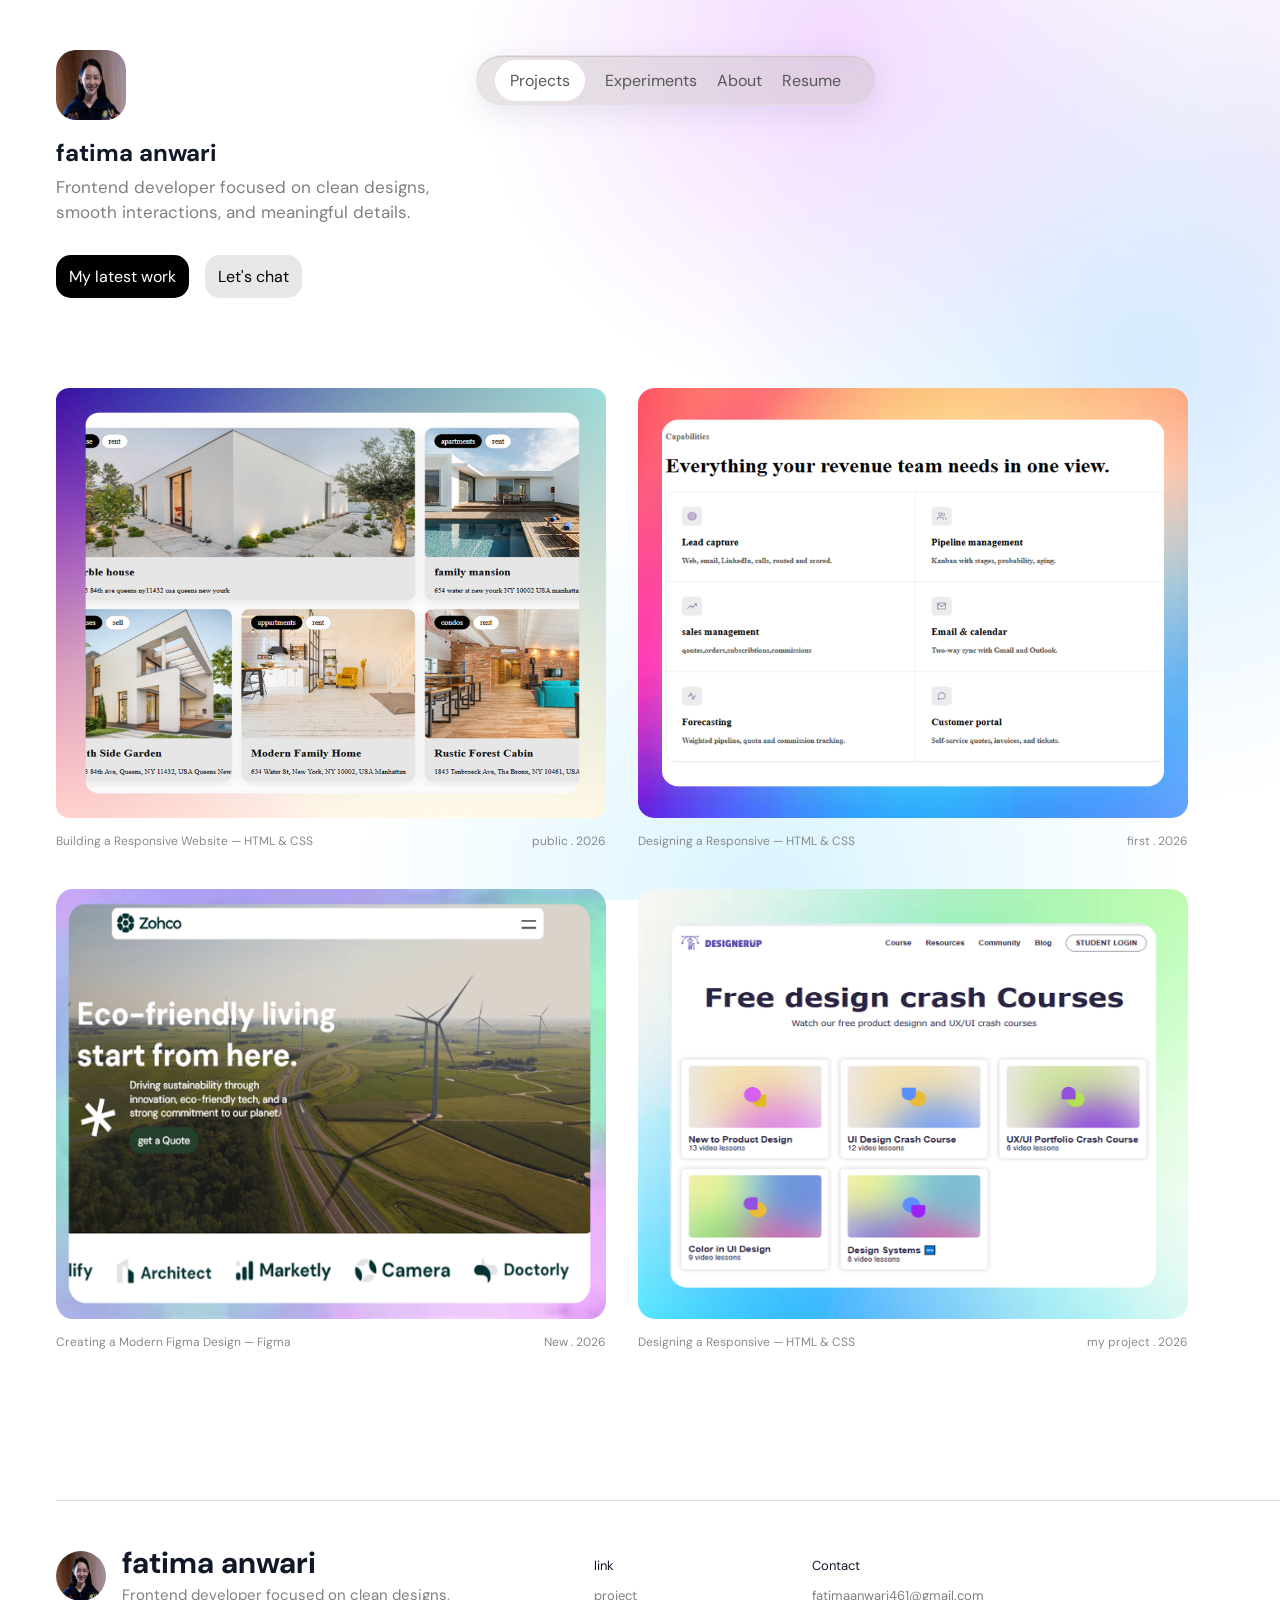
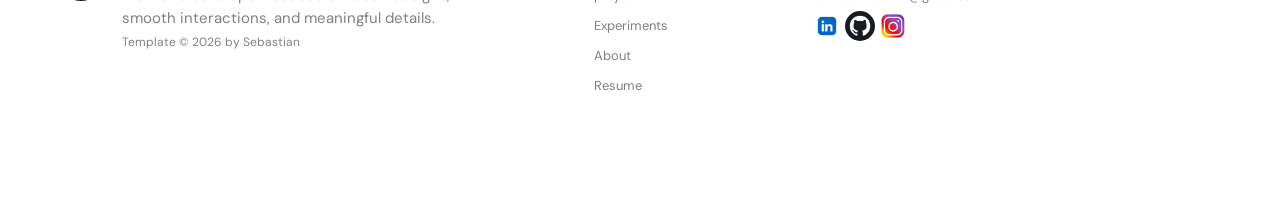
<file: index.html>
<!DOCTYPE html>
<html lang="en">
<head>
    <meta charset="UTF-8">
    <meta name="viewport" content="width=device-width, initial-scale=1.0">
    <title>Document</title>
    <link rel="preconnect" href="https://fonts.googleapis.com">
<link rel="preconnect" href="https://fonts.gstatic.com" crossorigin>

<link href="https://fonts.googleapis.com/css2?family=DM+Sans:wght@400;500;600;700&display=swap" rel="stylesheet">
    <link rel="stylesheet" href="style.css">





</head>
<body>
   
   
<div class="logoandnavbar">
<div class="logo">
<img src="profile.png" alt="">
</div>

<nav class="navbar">
<div class=" navbar1">  
<a href="index.html" class="pro">Projects</a>
<a href="experiments.html">Experiments</a>
<a href="about.html">About</a>
<a href="resume.html">Resume</a>
</div> 
</nav> 
</div>
<section  id="projects">
<div class="text">
<h1>fatima anwari</h1>
<p>  Frontend developer focused on clean designs,
    <br>smooth interactions, and meaningful details.</p> 
    </div>
    <div class="btn">
<a href="" class="btnblack">My latest work </a>
  <a href="https://t.me/taira_anwari" class="btnwhite">Let's chat </a>
</div>


<div class="project">
<div class="project1">
 <a href="https://bootcomp2.vercel.app/"><img src="Group 3.png" alt=""></a>
<div class="display">
<div class="dis">
<p>Building a Responsive Website — HTML & CSS</p>
</div>
<div class="dis">
<p>public . 2026 </p>  
</div>
</div>
</div>
<div class="project1">
    <a href="https://web4-six-ivory.vercel.app/"><img src="Group 1 (1).png" alt=""></a>

<div class="display">
<div class="dis">
<p>Designing a Responsive  — HTML & CSS </p>
</div>
<div class="dis">
<p>first . 2026 </p>  
</div>
</div>
</div>
</div>
<div class="project">
<div class="project1">
 <a href="https://zohco-tau.vercel.app/"><img src="Group 1 (7).png" alt=""></a>
<div class="display">
<div class="dis">
<p>Creating a Modern Figma Design — Figma </p>
</div>
<div class="dis">
<p> New . 2026 </p>  
</div>
</div>
</div>
<div class="project1">
<a href="https://designerup-eight.vercel.app/"><img src="Group 1.png" alt=""></a>
<div class="display">
<div class="dis">
<p>Designing a Responsive  — HTML & CSS </p>
</div>
<div class="dis">
<p> my project . 2026 </p>  
</div>
</div>
</div>
</div>
</section>
<footer>
<div class="full">
<div class="foottext">
<img src="profile.png" alt=""></div>
<div class="foottext">
<h1>fatima anwari</h1>
<p class="note"> Frontend developer focused on clean designs,
<br>smooth interactions, and meaningful details.</p> 

<a href="" class="hovee">Template © 2026 by Sebastian</a>
</div>
<div class="card">
<p>link</p>
<a href="index.html">project</a><br>
<a href="experiments.html">Experiments</a><br>
<a href="about.html">About</a><br>
<a href="">Resume</a><br>
</div>
<div class="card1">
   <p>Contact</p> 
   <a href="https://mail.google.com/mail/u/0/#inbox"> fatimaanwari461@gmail.com</a><br>
<a href="https://www.linkedin.com/in/fatima-anwari-335150428/?lipi=urn%3Ali%3Apage%3Ad_flagship3_feed%3Bh%2B6I7lnOQ3S7BoDJRQFoCA%3D%3D"><img  src="WhatsApp Image 2026-08-22 at 11.02.33 PM.jpeg" alt=""></a>
<a href="https://github.com/fatimaanwari461-svg"><img  src="download.jfif" alt=""></a>
<a href="https://www.instagram.com/korean_staaar/"><img  src="OIP.webp" alt=""></a>
</div>
</div>
</div>
</footer>













    
</body>
</html>
</file>
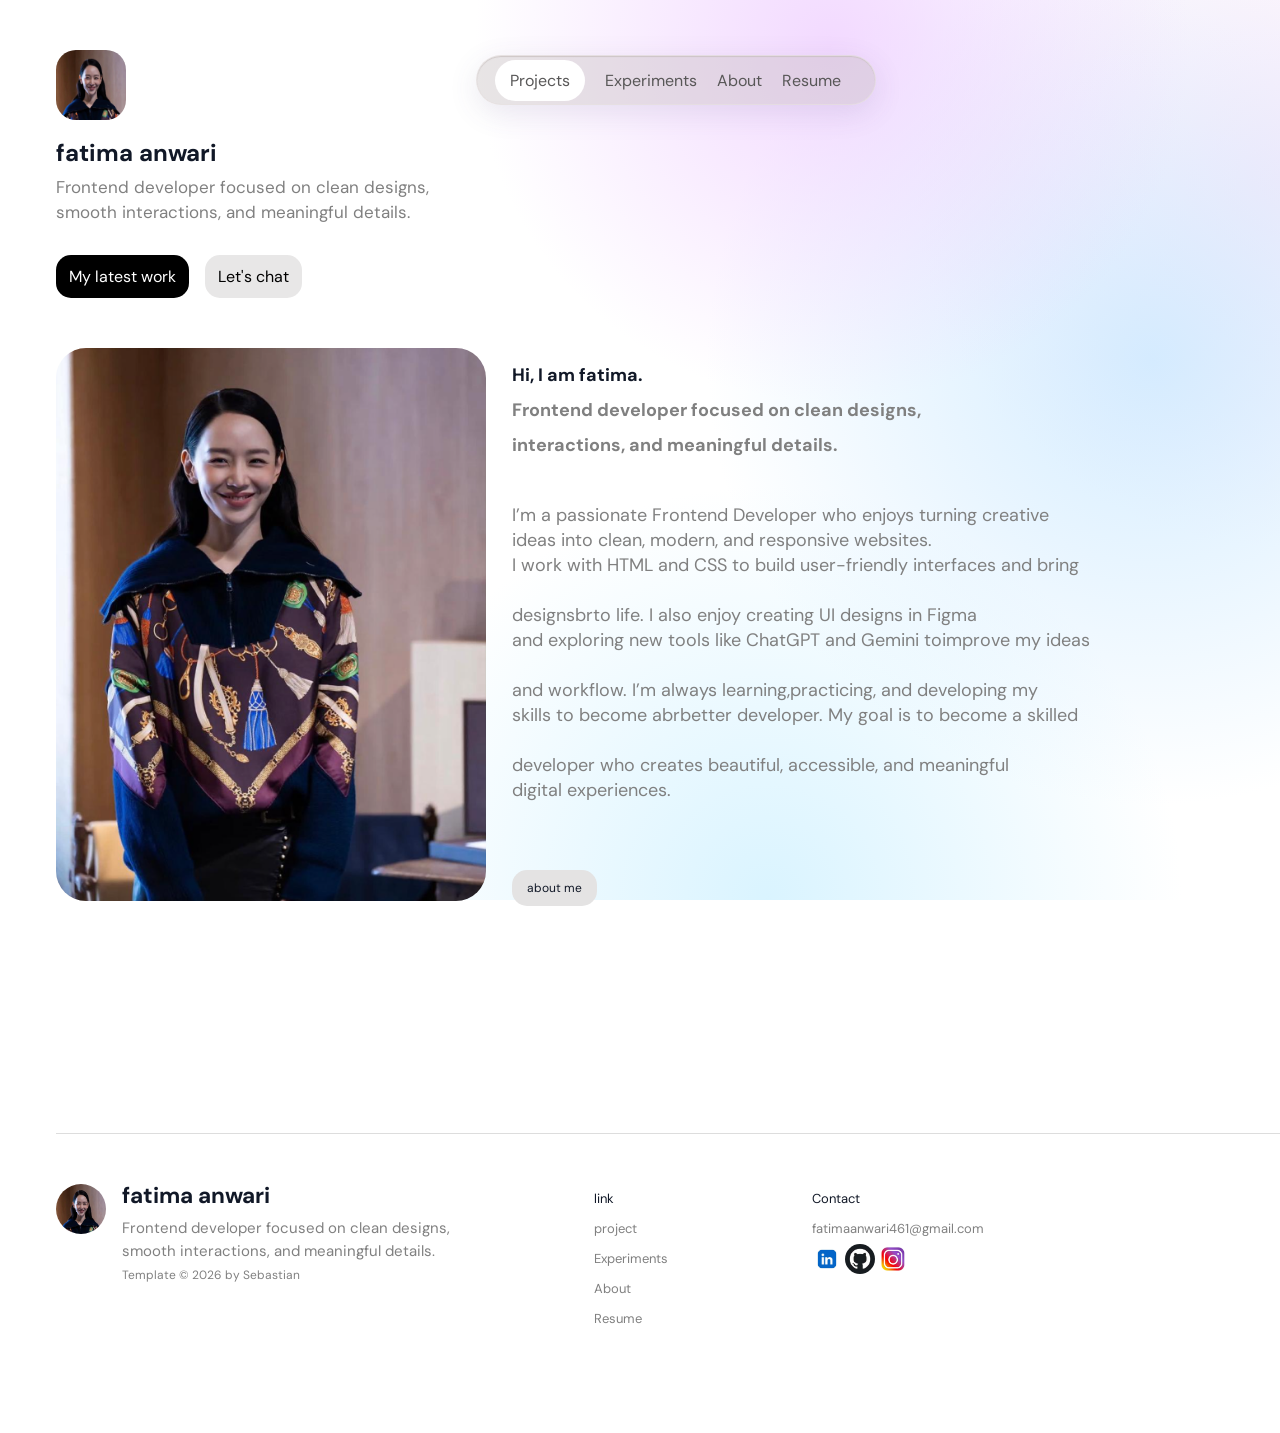
<file: about.html>
<!DOCTYPE html>
<html lang="en">
<head>
    <meta charset="UTF-8">
    <meta name="viewport" content="width=device-width, initial-scale=1.0">
    <title>Document</title>
      <link rel="preconnect" href="https://fonts.googleapis.com">
<link rel="preconnect" href="https://fonts.gstatic.com" crossorigin>

<link href="https://fonts.googleapis.com/css2?family=DM+Sans:wght@400;500;600;700&display=swap" rel="stylesheet">
    <link rel="stylesheet" href="style.css">

</head>
<body>
   
   
<div class="logoandnavbar">
<div class="logo">
<img src="profile.png" alt="">
</div>

<nav class="navbar">
<div class=" navbar1">  
<a href="index.html" class="pro">Projects</a>
<a href="experiments.html">Experiments</a>
<a href="about.html">About</a>
<a href="resume.html">Resume</a>
</div> 
</nav> 
</div><section  id="projects">
<div class="text">
<h1>fatima anwari</h1>
<p>  Frontend developer focused on clean designs,
    <br>smooth interactions, and meaningful details.</p> 
    </div>
    <div class="btn">
<a href="#" class="btnblack">My latest work </a>
  <a href="https://t.me/taira_anwari" class="btnwhite">Let's chat </a>
</div>
<div class="bn">
<div id="vid">
<img src="about.png" alt="">
</div>
<div class="notee">
<h1> Hi, I am fatima.<br><span>Frontend developer focused on clean designs,
    <br> interactions, and meaningful details.</h1>
    <p class="sh">I’m a passionate Frontend Developer who enjoys turning creative <br>
      ideas into clean, modern, and responsive websites. <br>
      I work with HTML and CSS to build user-friendly interfaces and bring <br><br>
       designsbrto life. I also enjoy creating UI designs in Figma <br>
     and exploring new tools like ChatGPT and Gemini toimprove my ideas <br><br>
      and workflow. I’m always learning,practicing, and developing my <br>
       skills to become abrbetter developer. My goal is to become a skilled <br><br>
        developer who creates beautiful, accessible, and meaningful <br> digital experiences.</p>
        <div id="coll">
        <a href="" >about me</a>
</div>
</div>
</div>
<footer>
<div class="full">
<div class="foottext">
<img src="profile.png" alt=""></div>
<div class="foottext">
<h1>fatima anwari</h1>
<p class="note"> Frontend developer focused on clean designs,
<br>smooth interactions, and meaningful details.</p> 

<a href="" class="hovee">Template © 2026 by Sebastian</a>
</div>
<div class="card">
<p>link</p>
<a href="index.html">project</a><br>
<a href="experiments.html">Experiments</a><br>
<a href="about.html">About</a><br>
<a href="">Resume</a><br>
</div>
<div class="card1">
   <p>Contact</p> 
   <a href="https://mail.google.com/mail/u/0/#inbox">fatimaanwari461@gmail.com</a><br>
<a href="https://www.linkedin.com/in/fatima-anwari-335150428/?lipi=urn%3Ali%3Apage%3Ad_flagship3_feed%3Bh%2B6I7lnOQ3S7BoDJRQFoCA%3D%3D"><img  src="WhatsApp Image 2026-08-22 at 11.02.33 PM.jpeg" alt=""></a>
<a href="https://github.com/fatimaanwari461-svg"><img  src="download.jfif" alt=""></a>
<a href="https://www.instagram.com/korean_staaar/"><img  src="OIP.webp" alt=""></a>
</div>
</div>
</div>
</footer>
</file>
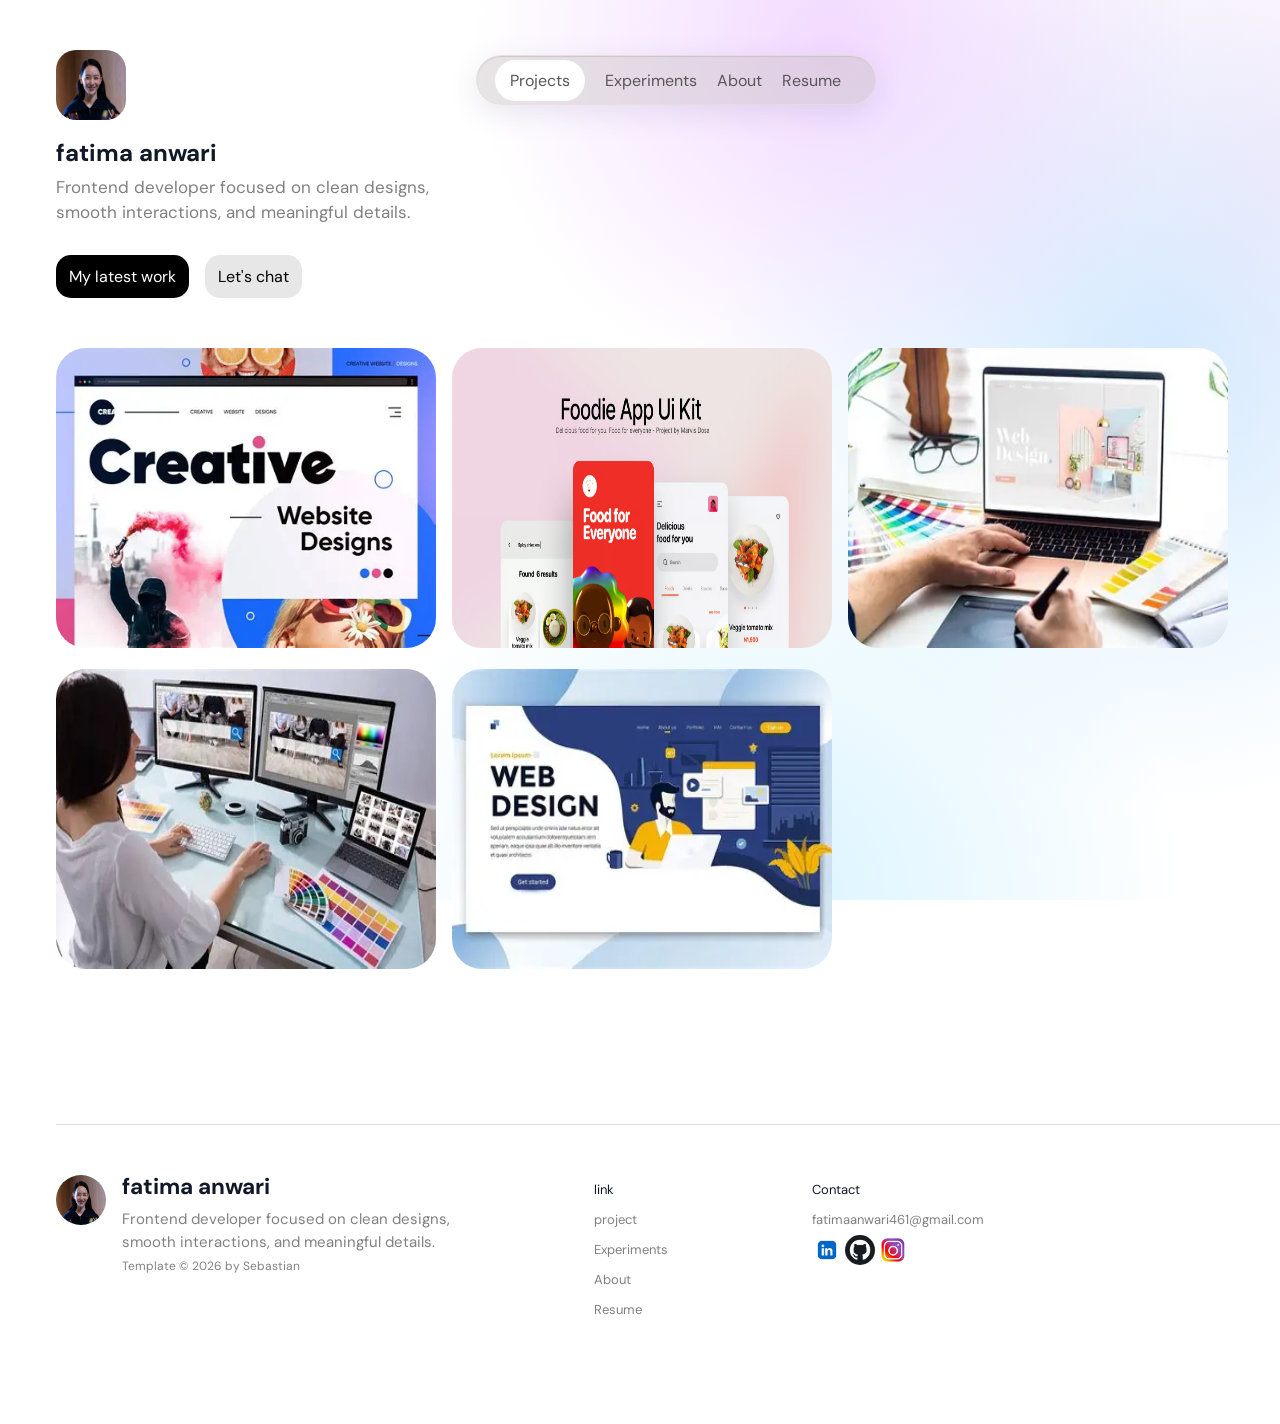
<file: experiments.html>
<!DOCTYPE html>
<html lang="en">
<head>
    <meta charset="UTF-8">
    <meta name="viewport" content="width=device-width, initial-scale=1.0">
    <title>Document</title>
      <link rel="preconnect" href="https://fonts.googleapis.com">
<link rel="preconnect" href="https://fonts.gstatic.com" crossorigin>

<link href="https://fonts.googleapis.com/css2?family=DM+Sans:wght@400;500;600;700&display=swap" rel="stylesheet">
    <link rel="stylesheet" href="style.css">

</head>
<body>
   
   
<div class="logoandnavbar">
<div class="logo">
<img src="profile.png" alt="">
</div>

<nav class="navbar">
<div class=" navbar1">  
<a href="index.html" class="pro">Projects</a>
<a href="#experiments">Experiments</a>
<a href="about.html">About</a>
<a href="resume.html">Resume</a>
</div> 
</nav> 
</div>
<section  id="projects">
<div class="text">
<h1>fatima anwari</h1>
<p>  Frontend developer focused on clean designs,
    <br>smooth interactions, and meaningful details.</p> 
    </div>
    <div class="btn">
<a href="#" class="btnblack">My latest work </a>
  <a href="https://t.me/taira_anwari" class="btnwhite">Let's chat </a>
</div>
<div class="word">
  <div class="work-card">
        <img src="OIP (2).webp" alt="Figma Project">
    </div>
    <div class="work-card">
        <img src="1213png.png" alt="Figma Project">
    </div>
     <div class="work-card">
        <img src="OIP (3).webp" alt="Figma Project">
     </div>
     <div class="work-card">
        <img src="OIP (177).webp" alt="Figma Project">
    </div>
     <div class="work-card">
        <img src="OIP (66).webp" alt="Figma Project">
    </div>
</div>
<footer>
<div class="full">
<div class="foottext">
<img src="profile.png" alt=""></div>
<div class="foottext">
<h1>fatima anwari</h1>
<p class="note"> Frontend developer focused on clean designs,
<br>smooth interactions, and meaningful details.</p> 

<a href="" class="hovee">Template © 2026 by Sebastian</a>
</div>
<div class="card">
<p>link</p>
<a href="index.html">project</a><br>
<a href="experiments.html">Experiments</a><br>
<a href="about.html">About</a><br>
<a href="">Resume</a><br>
</div>
<div class="card1">
   <p>Contact</p> 
   <a href="https://mail.google.com/mail/u/0/#inbox"> fatimaanwari461@gmail.com</a><br>
<a href="https://www.linkedin.com/in/fatima-anwari-335150428/?lipi=urn%3Ali%3Apage%3Ad_flagship3_feed%3Bh%2B6I7lnOQ3S7BoDJRQFoCA%3D%3D"><img  src="WhatsApp Image 2026-08-22 at 11.02.33 PM.jpeg" alt=""></a>
<a href="https://github.com/fatimaanwari461-svg"><img  src="download.jfif" alt=""></a>
<a href="https://www.instagram.com/korean_staaar/"><img  src="OIP.webp" alt=""></a>
</div>
</div>
</div>
</footer>
</file>
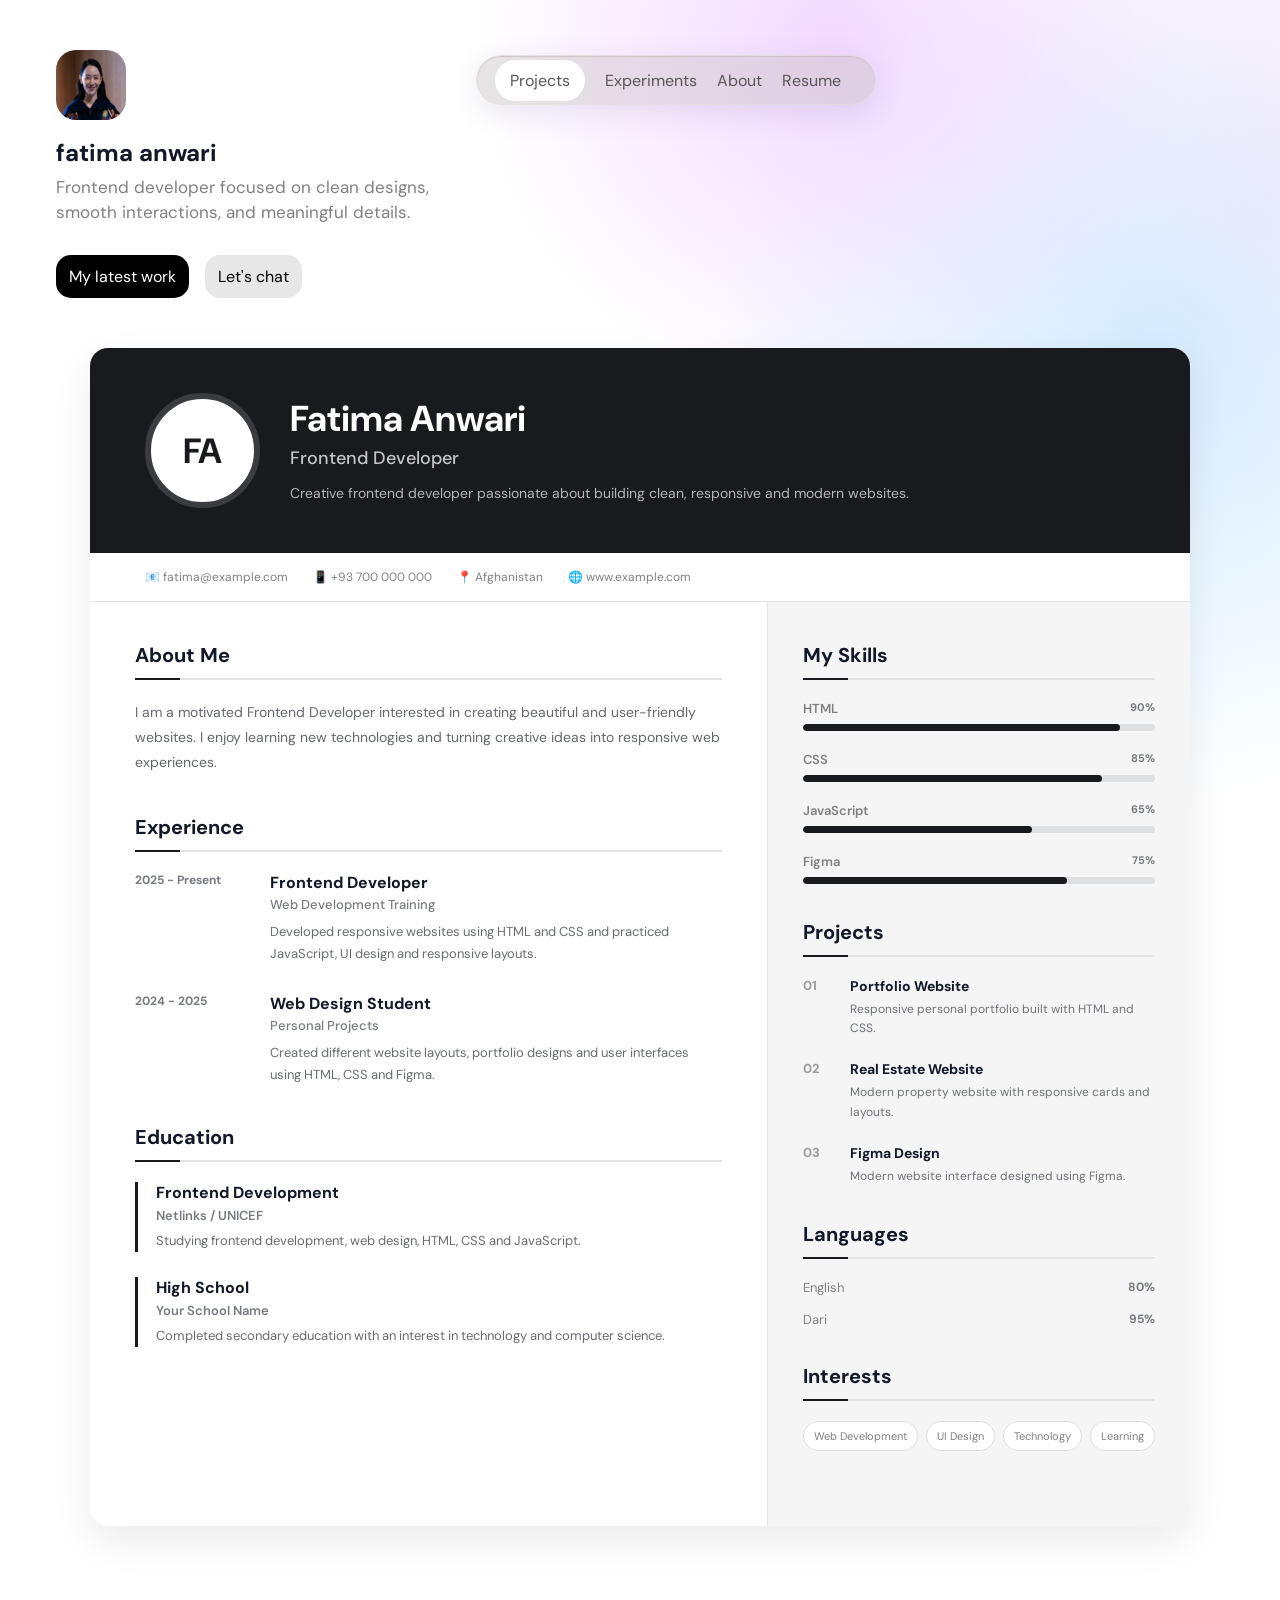
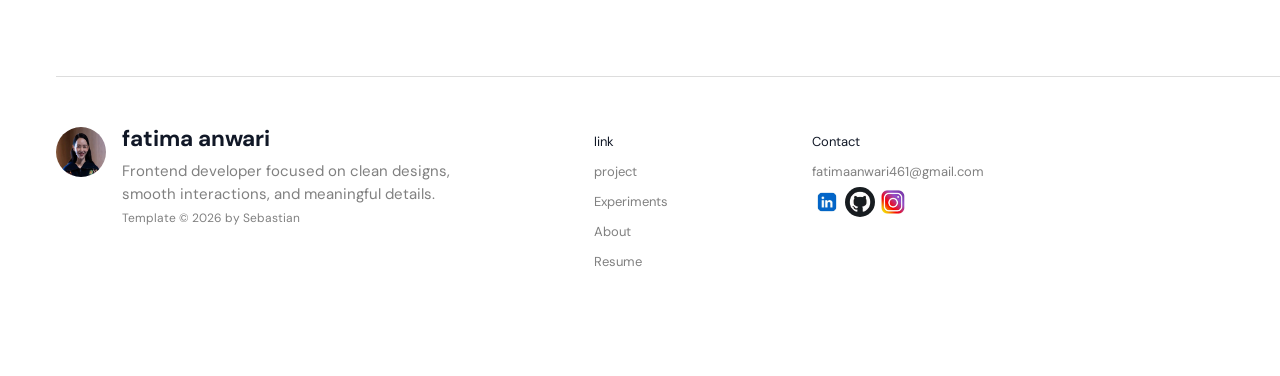
<file: resume.html>
<!DOCTYPE html>
<html lang="en">
<head>
    <meta charset="UTF-8">
    <meta name="viewport" content="width=device-width, initial-scale=1.0">

    <title>Fatima Anwari | Frontend Developer</title>

    <link rel="stylesheet" href="style.css">

    <link rel="preconnect" href="https://fonts.googleapis.com">
    <link rel="preconnect" href="https://fonts.gstatic.com" crossorigin>
    <link href="https://fonts.googleapis.com/css2?family=DM+Sans:wght@400;500;600;700&display=swap" rel="stylesheet">
</head>

<body>
    <div class="logoandnavbar">
<div class="logo">
<img src="profile.png" alt="">
</div>

<nav class="navbar">
<div class=" navbar1">  
<a href="index.html" class="pro">Projects</a>
<a href="experiments.html">Experiments</a>
<a href="about.html">About</a>
<a href="#">Resume</a>
</div> 
</nav> 
</div>
<section  id="project">
<div class="text">
<h1>fatima anwari</h1>
<p>  Frontend developer focused on clean designs,
    <br>smooth interactions, and meaningful details.</p> 
    </div>
    <div class="btn">
<a href="" class="btnblack">My latest work </a>
  <a href="https://t.me/taira_anwari" class="btnwhite">Let's chat </a>
</div>



   

    <link rel="stylesheet" href="style.css">

    <link href="https://fonts.googleapis.com/css2?family=DM+Sans:wght@400;500;600;700&display=swap" rel="stylesheet">
</head>

<body>

    <div class="cv-page">

        <!-- HEADER -->
        <header class="cv-header">

            <div class="cv-avatar">
                FA
            </div>

            <div class="cv-heading">
                <h1>Fatima Anwari</h1>
                <h3>Frontend Developer</h3>

                <p>
                    Creative frontend developer passionate about
                    building clean, responsive and modern websites.
                </p>
            </div>

        </header>


        <!-- CONTACT BAR -->
        <div class="cv-contact">

            <span>📧 fatima@example.com</span>
            <span>📱 +93 700 000 000</span>
            <span>📍 Afghanistan</span>
            <span>🌐 www.example.com</span>

        </div>


        <!-- MAIN CONTENT -->
        <div class="cv-body">

            <!-- LEFT COLUMN -->
            <div class="cv-left">

                <!-- ABOUT -->
                <section class="cv-box">

                    <h2>About Me</h2>

                    <p>
                        I am a motivated Frontend Developer interested
                        in creating beautiful and user-friendly websites.
                        I enjoy learning new technologies and turning
                        creative ideas into responsive web experiences.
                    </p>

                </section>


                <!-- EXPERIENCE -->
                <section class="cv-box">

                    <h2>Experience</h2>

                    <div class="cv-experience">

                        <div class="cv-date">
                            2025 - Present
                        </div>

                        <div>
                            <h3>Frontend Developer</h3>

                            <h4>Web Development Training</h4>

                            <p>
                                Developed responsive websites using
                                HTML and CSS and practiced JavaScript,
                                UI design and responsive layouts.
                            </p>
                        </div>

                    </div>


                    <div class="cv-experience">

                        <div class="cv-date">
                            2024 - 2025
                        </div>

                        <div>
                            <h3>Web Design Student</h3>

                            <h4>Personal Projects</h4>

                            <p>
                                Created different website layouts,
                                portfolio designs and user interfaces
                                using HTML, CSS and Figma.
                            </p>
                        </div>

                    </div>

                </section>


                <!-- EDUCATION -->
                <section class="cv-box">

                    <h2>Education</h2>

                    <div class="cv-education">

                        <h3>Frontend Development</h3>

                        <p class="cv-school">
                            Netlinks / UNICEF
                        </p>

                        <p>
                            Studying frontend development, web design,
                            HTML, CSS and JavaScript.
                        </p>

                    </div>


                    <div class="cv-education">

                        <h3>High School</h3>

                        <p class="cv-school">
                            Your School Name
                        </p>

                        <p>
                            Completed secondary education with an
                            interest in technology and computer science.
                        </p>

                    </div>

                </section>

            </div>


            <!-- RIGHT COLUMN -->
            <aside class="cv-right">

                <!-- SKILLS -->
                <section class="cv-side-box">

                    <h2>My Skills</h2>

                    <div class="cv-skill">
                        <div>
                            <span>HTML</span>
                            <b>90%</b>
                        </div>

                        <div class="cv-bar">
                            <span class="cv-html"></span>
                        </div>
                    </div>


                    <div class="cv-skill">
                        <div>
                            <span>CSS</span>
                            <b>85%</b>
                        </div>

                        <div class="cv-bar">
                            <span class="cv-css"></span>
                        </div>
                    </div>


                    <div class="cv-skill">
                        <div>
                            <span>JavaScript</span>
                            <b>65%</b>
                        </div>

                        <div class="cv-bar">
                            <span class="cv-js"></span>
                        </div>
                    </div>


                    <div class="cv-skill">
                        <div>
                            <span>Figma</span>
                            <b>75%</b>
                        </div>

                        <div class="cv-bar">
                            <span class="cv-figma"></span>
                        </div>
                    </div>

                </section>


                <!-- PROJECTS -->
                <section class="cv-side-box">

                    <h2>Projects</h2>

                    <div class="cv-project">

                        <span>01</span>

                        <div>
                            <h3>Portfolio Website</h3>

                            <p>
                                Responsive personal portfolio built
                                with HTML and CSS.
                            </p>
                        </div>

                    </div>


                    <div class="cv-project">

                        <span>02</span>

                        <div>
                            <h3>Real Estate Website</h3>

                            <p>
                                Modern property website with responsive
                                cards and layouts.
                            </p>
                        </div>

                    </div>


                    <div class="cv-project">

                        <span>03</span>

                        <div>
                            <h3>Figma Design</h3>

                            <p>
                                Modern website interface designed
                                using Figma.
                            </p>
                        </div>

                    </div>

                </section>


                <!-- LANGUAGES -->
                <section class="cv-side-box">

                    <h2>Languages</h2>

                    <div class="cv-language">
                        <span>English</span>
                        <b>80%</b>
                    </div>

                    <div class="cv-language">
                        <span>Dari</span>
                        <b>95%</b>
                    </div>

                </section>


                <!-- INTERESTS -->
                <section class="cv-side-box">

                    <h2>Interests</h2>

                    <div class="cv-interest-list">

                        <span>Web Development</span>
                        <span>UI Design</span>
                        <span>Technology</span>
                        <span>Learning</span>

                    </div>

                </section>

            </aside>

        </div>

    </div>

</body>
</html>
<footer>
<div class="full">
<div class="foottext">
<img src="profile.png" alt=""></div>
<div class="foottext">
<h1>fatima anwari</h1>
<p class="note"> Frontend developer focused on clean designs,
<br>smooth interactions, and meaningful details.</p> 

<a href="" class="hovee">Template © 2026 by Sebastian</a>
</div>
<div class="card">
<p>link</p>
<a href="index.html">project</a><br>
<a href="experiments.html">Experiments</a><br>
<a href="about.html">About</a><br>
<a href="">Resume</a><br>
</div>
<div class="card1">
   <p>Contact</p> 
   <a href="https://mail.google.com/mail/u/0/#inbox"> fatimaanwari461@gmail.com</a><br>
<a href="https://www.linkedin.com/in/fatima-anwari-335150428/?lipi=urn%3Ali%3Apage%3Ad_flagship3_feed%3Bh%2B6I7lnOQ3S7BoDJRQFoCA%3D%3D"><img  src="WhatsApp Image 2026-08-22 at 11.02.33 PM.jpeg" alt=""></a>
<a href="https://github.com/fatimaanwari461-svg"><img  src="download.jfif" alt=""></a>
<a href="https://www.instagram.com/korean_staaar/"><img  src="OIP.webp" alt=""></a>
</div>
</div>
</div>
</footer>


    

</body>
</html>
</file>
<file: style.css>
*{
    margin: 0;
    padding: 0;
    box-sizing: border-box;
     font-family: "DM Sans", sans-serif;
}
html{
scroll-behavior: smooth;
}
body {
     
 
    min-height: 100vh;
    font-family: Arial, sans-serif;
    color: #111827;

   
    background:
        radial-gradient(
            circle at 65% 5%,
            rgba(238, 205, 255, 0.75),
            transparent 30%
        ),
        radial-gradient(
            circle at 90% 40%,
            rgba(202, 232, 255, 0.8),
            transparent 35%
        ),
        radial-gradient(
            circle at 60% 100%,
            rgba(205, 240, 255, 0.75),
            transparent 35%
        ),
        radial-gradient(
            circle at 100% 20%,
            rgba(255, 218, 245, 0.55),
            transparent 25%
        ),
        #ffffff;

    background-attachment: fixed;
}

.navbar {
    width: 400px;
    height: 50px;
    margin: 55px auto 0;
margin-left: 350px;
    display: flex;
align-items: center;
    gap: 8px;
    background: rgba(190, 181, 181, 0.35);
    border: 1px solid rgba(231, 224, 224, 0.65);
    border-radius: 25px;
    box-shadow:
        0 8px 30px rgba(80, 70, 120, 0.12),
        inset 0 1px 1px rgba(200, 193, 193, 0.8);
}

.navbar1{
    display: flex;
    align-items: center;
    gap:20px;
  padding: 1.1rem;
}
.navbar1 a{
    text-decoration: none ;
    color: rgb(88, 87, 87);
   transform: 1.5s all;
   transition-duration: 0.5s;
}
.navbar1 a:hover{
    color: rgb(0, 0, 0);
    background-color:white ;
    padding: 10px 15px;
    border-radius: 30px;
    transition: 1;
}  

.pro{
     color: rgb(0, 0, 0);
    background-color:white ;
    padding: 10px 15px;
    border-radius: 30px;
    transition: 1;
}
.logoandnavbar{
display: flex;

}

.logo img{
width: 70px;
height: 70px;
border-radius: 20px;
 transition: 0.3s;
 margin-top: 50px;
margin-left: 56px;
}
.logo:hover {
    transform: scale(1.05);
}
.text{
    margin-left: 56px;
    margin-top: 15px;
   line-height: 25px;
}
.text p
{
    margin-top: 10px;
    color: gray;
font-size: 17px;
}
.btn{
    margin-top: 30px;
    margin-left: 56px;
    display: flex;
    gap: 1rem;
}
.btnblack{
padding: 11px 13px;
color: #ffffff;
background-color: black;
border-radius: 15px;
text-decoration: none;
margin-bottom: 50px;
}


.btnwhite{
padding: 11px 13px;
color:black;
background-color: #e8e7e7;
border-radius: 15px;
text-decoration: none;
margin-bottom: 50px;
}
.btnwhite  :hover{
padding: 11px 16px;
   
}
.project{

 display: flex;
 gap:2rem ;

 border-radius: 30px;
margin-left: 56px;
margin-top: 40px;
}

.project1 img{
width: 550px;
height: 430px;
}
.display{
justify-content: space-between;
    display: flex;
    margin-top: 10px;
    color: rgb(138, 138, 138);
    font-size: 12px;
    font-weight: medium;
    
}
.display :hover{
    color: black;
}


.full{
    display: flex;
    gap: 1rem;
    margin-left: 56px;
    margin-top: 150px;
   border-top: 1px solid #ddd;
   height: 300px;
}
.foottext img{
    margin-top: 50px;
    width: 50px ;
    height: 50px;
    border-radius: 100%;
}
.foottext{
    line-height: 23px;
    font-size: 15px;
}
.foottext h1{
 margin-top: 50px;
}
.note{
    color: gray;
   margin-top: 10px;

}
.card a{
   text-decoration: none;
   color: gray;

}.card1 img{
    width: 30px;
    height: 30px;
    border-radius: 30px;
   
}
.card{
     margin-left: 8rem;
margin-top: 50px;
line-height: 30px;
font-size: 13px;
}
.card :hover{
    color :black;
}
.card1{
     margin-left: 8rem;
     margin-top: 50px;
     line-height: 30px;
     font-size: 13px;
}
.card1 :hover{
    color:black
}
.card1 a{
    color: gray;
    text-decoration: none;
}
 .foottext a{
   color: gray;
    text-decoration:none ;
    font-size: 12px;
}
.hovee:hover{
    color:rgb(201, 193, 193)
}

/*-----page 2---------*/

.word{
    display: flex;
     margin-left: 56px;
     gap: 1rem;
    flex-wrap: wrap;
}
.work-card img{
   width: 380px;
   height: 300px ;
   border-radius: 30px;
}
#vid img{
    width: 430px;
  margin-left: 56px;
    border-radius: 30px;
}
.bn{
    display: flex;
  gap: 1rem;
   font-size: 14px;
}
.notee{
    margin-top: 10px;
    line-height: 35px;
    font-size: 12px;
    margin: 10px;
}
span{
    color:gray
}.sh{
  margin-top: 40px;
  font-size: 18px;
  color: gray;
  line-height: 25px;
}
#coll a{
    color: #111827;
    text-decoration: none;
    padding: 10px 15px;
    border-radius: 15px;
    background-color: #e4e3e3;
    line-height: 170px;
}
#coll a:hover{
    color: white;
    background-color: black;
}









/* =========================
   MAIN CV
========================= */

.cv-page {
    max-width: 1100px;
    margin: auto;
    background: white;
    border-radius: 18px;
    overflow: hidden;
    box-shadow: 0 15px 40px rgba(0, 0, 0, 0.08);
}


/* =========================
   HEADER
========================= */

.cv-header {
    background: #191a1d;
    color: white;

    padding: 45px 55px;

    display: flex;
    align-items: center;
    gap: 30px;
}


.cv-avatar {
    min-width: 115px;
    height: 115px;

    border-radius: 50%;

    display: flex;
    align-items: center;
    justify-content: center;

    background: white;
    color: #191a1d;

    font-size: 35px;
    font-weight: 700;

    border: 6px solid #3b3c40;
}


.cv-heading h1 {
    font-size: 36px;
    margin-bottom: 4px;
}


.cv-heading h3 {
    font-size: 18px;
    font-weight: 500;
    color: #c5c6c8;

    margin-bottom: 12px;
}


.cv-heading p {
    max-width: 650px;

    font-size: 14px;
    line-height: 1.7;

    color: #b5b6b9;
}


/* =========================
   CONTACT
========================= */

.cv-contact {
    padding: 16px 55px;

    display: flex;
    flex-wrap: wrap;
    gap: 25px;

    border-bottom: 1px solid #e4e4e4;

    font-size: 12px;
    color: #62656a;
}


/* =========================
   BODY
========================= */

.cv-body {
    display: grid;
    grid-template-columns: 1.6fr 1fr;
}


.cv-left {
    padding: 40px 45px;
}


.cv-right {
    padding: 40px 35px;

    background: #f5f5f6;

    border-left: 1px solid #e4e4e4;
}


/* =========================
   LEFT BOXES
========================= */

.cv-box {
    margin-bottom: 38px;
}


.cv-box h2,
.cv-side-box h2 {
    font-size: 20px;

    margin-bottom: 20px;

    position: relative;

    padding-bottom: 10px;

    border-bottom: 2px solid #e3e3e4;
}


.cv-box h2::after,
.cv-side-box h2::after {
    content: "";

    position: absolute;

    left: 0;
    bottom: -2px;

    width: 45px;
    height: 2px;

    background: #191a1d;
}


.cv-box > p {
    color: #64676c;

    font-size: 14px;

    line-height: 1.8;
}


/* =========================
   EXPERIENCE
========================= */

.cv-experience {
    display: grid;

    grid-template-columns: 115px 1fr;

    gap: 20px;

    margin-bottom: 28px;
}


.cv-date {
    font-size: 12px;
    font-weight: 700;
    color: #777a7f;
}


.cv-experience h3 {
    font-size: 16px;
    margin-bottom: 3px;
}


.cv-experience h4 {
    font-size: 13px;
    color: #777a7f;

    font-weight: 500;

    margin-bottom: 8px;
}


.cv-experience p {
    font-size: 13px;

    line-height: 1.7;

    color: #696c71;
}


/* =========================
   EDUCATION
========================= */

.cv-education {
    margin-bottom: 25px;

    padding-left: 18px;

    border-left: 3px solid #191a1d;
}


.cv-education h3 {
    font-size: 16px;
    margin-bottom: 4px;
}


.cv-school {
    font-size: 13px;
    font-weight: 600;

    color: #777a7f;

    margin-bottom: 7px;
}


.cv-education > p:last-child {
    font-size: 13px;

    color: #686b70;

    line-height: 1.6;
}


/* =========================
   RIGHT SIDE
========================= */

.cv-side-box {
    margin-bottom: 35px;
}


/* =========================
   SKILLS
========================= */

.cv-skill {
    margin-bottom: 20px;
}


.cv-skill > div:first-child {
    display: flex;
    justify-content: space-between;

    margin-bottom: 7px;
}


.cv-skill span {
    font-size: 13px;
    font-weight: 600;
}


.cv-skill b {
    font-size: 11px;
    color: #777a7f;
}


.cv-bar {
    width: 100%;
    height: 7px;

    background: #dedfe1;

    border-radius: 20px;

    overflow: hidden;
}


.cv-bar span {
    display: block;

    height: 100%;

    background: #191a1d;

    border-radius: 20px;
}


.cv-html {
    width: 90%;
}

.cv-css {
    width: 85%;
}

.cv-js {
    width: 65%;
}

.cv-figma {
    width: 75%;
}


/* =========================
   PROJECTS
========================= */

.cv-project {
    display: grid;

    grid-template-columns: 35px 1fr;

    gap: 12px;

    margin-bottom: 22px;
}


.cv-project > span {
    font-size: 13px;

    font-weight: 700;

    color: #999b9f;
}


.cv-project h3 {
    font-size: 14px;

    margin-bottom: 5px;
}


.cv-project p {
    font-size: 12px;

    color: #6e7176;

    line-height: 1.6;
}


/* =========================
   LANGUAGES
========================= */

.cv-language {
    display: flex;

    justify-content: space-between;

    margin-bottom: 15px;

    font-size: 13px;
}


.cv-language b {
    font-size: 12px;

    color: #777a7f;
}


/* =========================
   INTERESTS
========================= */

.cv-interest-list {
    display: flex;

    flex-wrap: wrap;

    gap: 8px;
}


.cv-interest-list span {
    padding: 7px 10px;

    background: white;

    border: 1px solid #dedfe1;

    border-radius: 20px;

    font-size: 11px;
}


/* =========================
   RESPONSIVE
========================= */

@media (max-width: 800px) {

    body {
        padding: 20px 10px;
    }

    .cv-header {
        padding: 35px 30px;
    }

    .cv-contact {
        padding: 15px 30px;
    }

    .cv-body {
        grid-template-columns: 1fr;
    }

    .cv-right {
        border-left: none;
        border-top: 1px solid #e4e4e4;
    }

    .cv-left,
    .cv-right {
        padding: 35px 30px;
    }

}


@media (max-width: 550px) {

    body {
        padding: 0;
    }

    .cv-page {
        border-radius: 0;
    }

    .cv-header {
        flex-direction: column;
        text-align: center;
        padding: 35px 20px;
    }

    .cv-heading h1 {
        font-size: 28px;
    }

    .cv-contact {
        justify-content: center;
        padding: 18px;
        gap: 12px;
    }

    .cv-left,
    .cv-right {
        padding: 30px 20px;
    }

    .cv-experience {
        grid-template-columns: 1fr;
        gap: 5px;
    }

}

/* ==============================
   RESPONSIVE
   ============================== */


/* ---------- TABLET ---------- */

@media screen and (max-width: 1100px) {

    .navbar {
        width: 380px;
        margin-left: auto;
        margin-right: 30px;
    }

    .logo img {
        margin-left: 30px;
    }

    .text {
        margin-left: 30px;
        margin-right: 30px;
    }

    .btn {
        margin-left: 30px;
    }

    .project {
        margin-left: 30px;
        margin-right: 30px;
        gap: 20px;
    }

    .project1 {
        width: calc(50% - 10px);
    }

    .project1 img {
        width: 100%;
        height: auto;
    }

    .full {
        margin-left: 30px;
        margin-right: 30px;
    }

    .card,
    .card1 {
        margin-left: 40px;
    }

    .word {
        margin-left: 30px;
        margin-right: 30px;
    }

    .work-card {
        width: calc(50% - 10px);
    }

    .work-card img {
        width: 100%;
        height: auto;
    }

    .vid {
        margin-left: 30px;
        margin-right: 30px;
    }

    .vid video {
        width: 100%;
        max-width: 430px;
        margin-left: 0;
    }
}


/* ---------- TABLET / MOBILE ---------- */

@media screen and (max-width: 768px) {

    .logoandnavbar {
        display: flex;
        flex-direction: column;
        align-items: center;
    }

    .logo img {
        margin-left: 0;
        margin-top: 30px;
    }

    .navbar {
        width: 90%;
        max-width: 380px;
        margin: 25px auto 0;
    }

    .navbar1 {
        width: 100%;
        justify-content: center;
        gap: 10px;
    }

    .navbar1 a {
        font-size: 14px;
    }

    .text {
        margin: 40px 30px 0;
    }

    .text h1 {
        font-size: 40px;
    }

    .text p {
        font-size: 16px;
    }

    .btn {
        margin-left: 30px;
        margin-right: 30px;
        flex-wrap: wrap;
    }

    .project {
        display: flex;
        flex-direction: column;
        margin-left: 30px;
        margin-right: 30px;
    }

    .project1 {
        width: 100%;
    }

    .project1 img {
        width: 100%;
        height: auto;
    }

    .full {
        display: flex;
        flex-wrap: wrap;
        height: auto;
        margin-left: 30px;
        margin-right: 30px;
        padding-bottom: 40px;
    }

    .foottext {
        width: 100%;
    }

    .card,
    .card1 {
        margin-left: 20px;
    }

    .word {
        margin-left: 30px;
        margin-right: 30px;
    }

    .work-card {
        width: calc(50% - 10px);
    }

    .work-card img {
        width: 100%;
        height: auto;
    }

    .vid {
        margin-left: 30px;
        margin-right: 30px;
    }

    .vid video {
        width: 100%;
        margin-left: 0;
    }
}


/* ---------- MOBILE ---------- */

@media screen and (max-width: 480px) {

    .logo img {
        width: 60px;
        height: 60px;
        margin-top: 25px;
    }

    .navbar {
        width: calc(100% - 30px);
        margin: 20px auto 0;
    }

    .navbar1 {
        width: 100%;
        gap: 2px;
        padding: 7px;
    }

    .navbar1 a {
        font-size: 12px;
        padding: 8px 7px;
    }

    .navbar1 a:hover {
        padding: 8px 7px;
    }

    .pro {
        padding: 8px 7px;
    }

    .text {
        margin: 35px 20px 0;
    }

    .text h1 {
        font-size: 32px;
        line-height: 1.2;
    }

    .text p {
        font-size: 15px;
        line-height: 1.5;
    }

    .btn {
        margin-left: 20px;
        margin-right: 20px;
        gap: 10px;
    }

    .btnblack,
    .btnwhite {
        padding: 10px 13px;
        font-size: 14px;
        margin-bottom: 20px;
    }

    .project {
        display: block;
        margin-left: 20px;
        margin-right: 20px;
        margin-top: 25px;
    }

    .project1 {
        width: 100%;
        margin-bottom: 25px;
    }

    .project1 img {
        width: 100%;
        height: auto;
        border-radius: 20px;
    }

    .display {
        font-size: 11px;
        gap: 10px;
    }

    .full {
        display: block;
        height: auto;
        margin-left: 20px;
        margin-right: 20px;
        margin-top: 70px;
        padding-bottom: 40px;
    }

    .foottext {
        width: 100%;
    }

    .foottext img {
        margin-top: 30px;
    }

    .foottext h1 {
        margin-top: 15px;
        font-size: 24px;
    }

    .card,
    .card1 {
        margin-left: 0;
        margin-top: 30px;
    }

    .word {
        display: block;
        margin-left: 20px;
        margin-right: 20px;
    }

    .work-card {
        width: 100%;
        margin-bottom: 20px;
    }

    .work-card img {
        width: 100%;
        height: auto;
        border-radius: 20px;
    }

    .vid {
        margin-left: 20px;
        margin-right: 20px;
    }

    #vid img{
        width: 100%;
        height: auto;
        margin-left: 0;
        border-radius: 20px;
    }

    .bn {
        display: block;
        font-size: 13px;
        line-height: 27px;
    }

    .notee {
        line-height: 25px;
    }

    .sh {
        font-size: 16px;
    }

    #coll a {
        display: inline-block;
        line-height: normal;
    }
}
</file>
